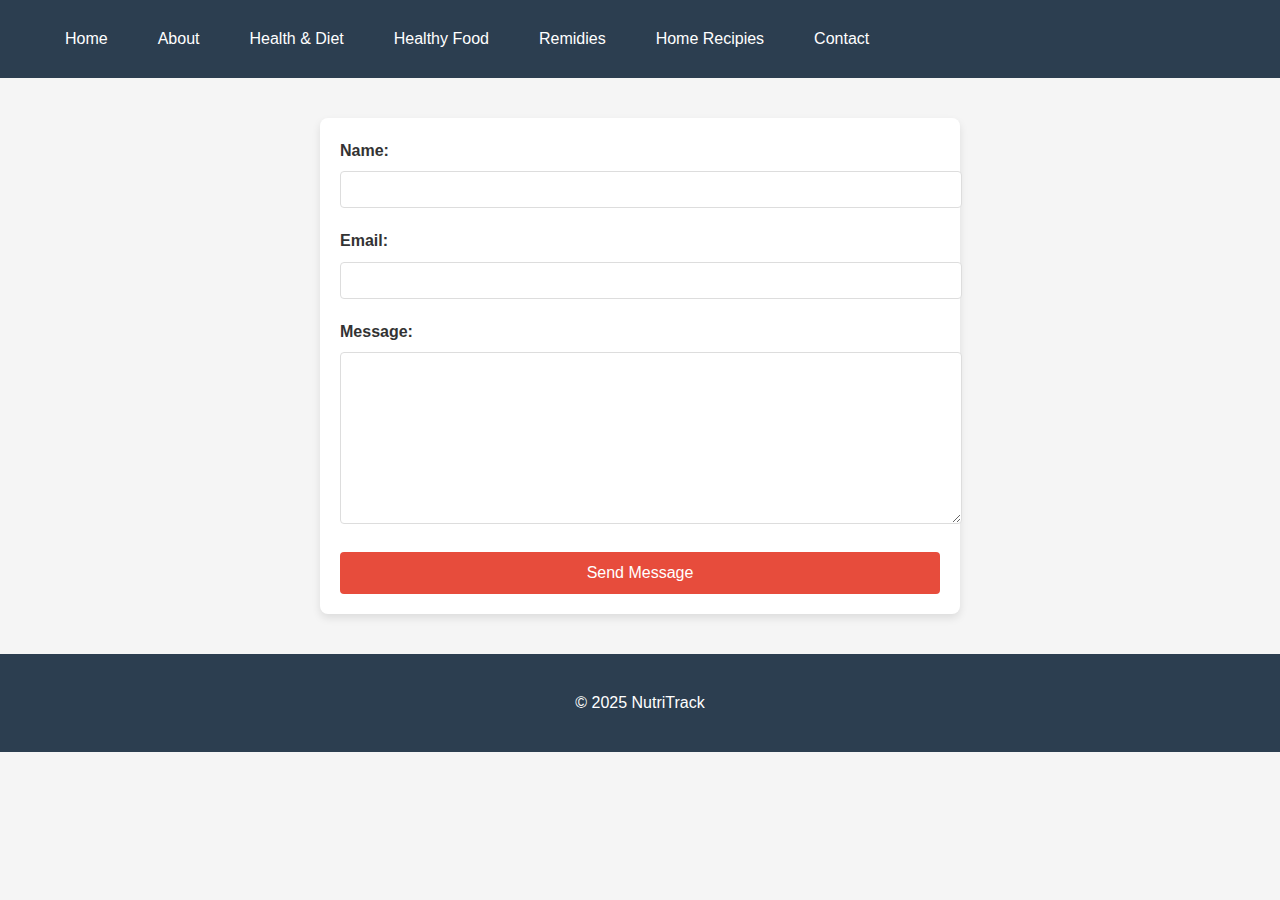
<file: contact.html>
<!DOCTYPE html>
<html lang="en">
<head>
  <meta charset="UTF-8">
  <meta name="viewport" content="width=device-width, initial-scale=1.0">
  <title>Contact - NutriTrack</title>
  <link rel="stylesheet" href="./input.css">
</head>
<body>
  <header>
    <nav>
      <ul class="menu">
        <li><a href="./index.html">Home</a></li>
        <li><a href="./about.html">About</a></li>
        <li class="has-dropdown">
          <a href="./health-diet.html">Health & Diet</a>
          <ul class="dropdown">
            <li><a href="#">Carbohydrates</a></li> 
            <li><a href="#">Proteins</a></li>
            <li><a href="#">Vitamins</a></li>
            <li><a href="#">Minerals</a></li>
            <li><a href="#">Fats</a></li>
         </ul>
        </li>
        <li><a href="./healthy-food.html">Healthy Food</a></li>
        <li><a href="./remidies.html">Remidies</a></li>
        <li><a href="./home-recipies.html">Home Recipies</a></li>
        <li><a href="./contact.html">Contact</a></li>
      </ul>
    </nav>
  </header>
  
  <main>
    <section class="contact">
      <form action="#" method="post">
        <div class="form-group">
          <label for="name">Name:</label>
          <input type="text" id="name" name="name" required>
        </div>
        <div class="form-group">
          <label for="email">Email:</label>
          <input type="email" id="email" name="email" required>
        </div>
        <div class="form-group">
          <label for="message">Message:</label>
          <textarea id="message" name="message" rows="4" required></textarea>
        </div>
        <button type="submit" class="submit-button">Send Message</button>
      </form>
    </section>
  </main>
  
  <footer>
    <p>&copy; 2025 NutriTrack</p>
  </footer>
</body>
</html>
</file>
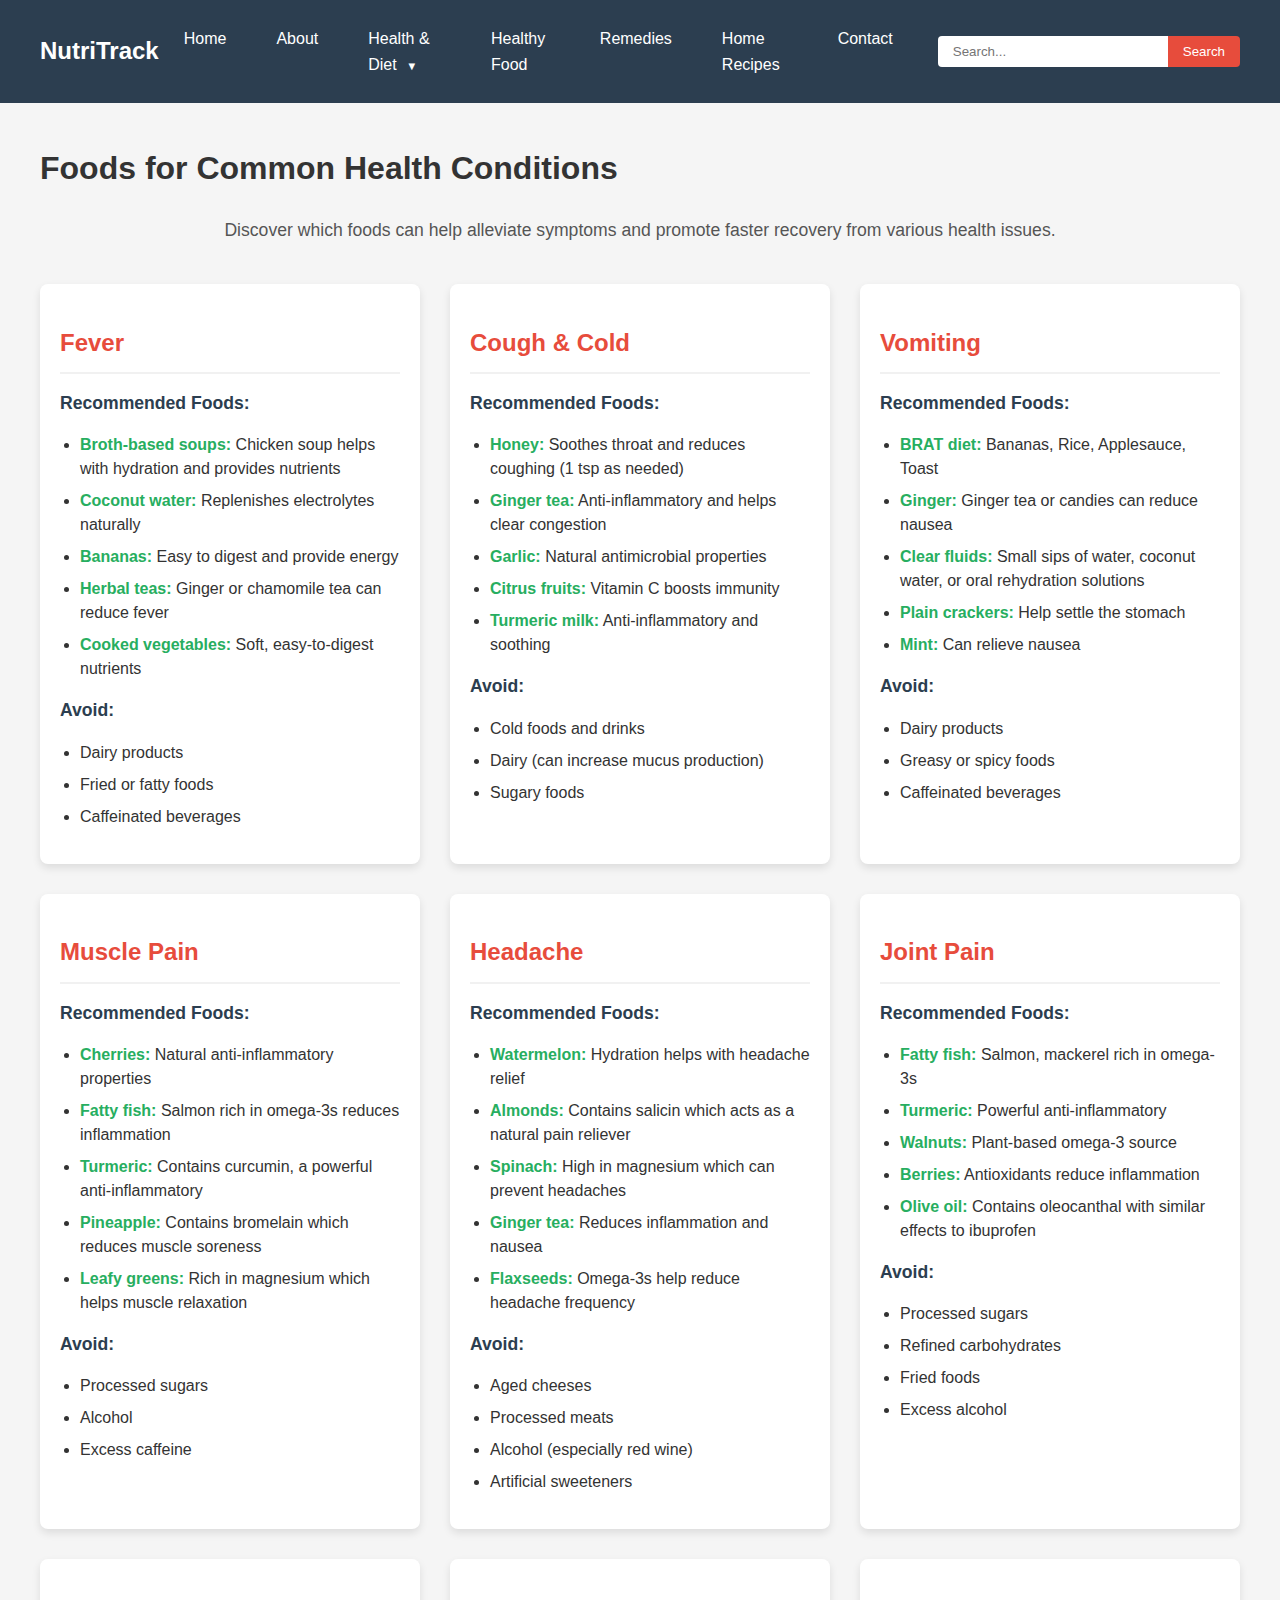
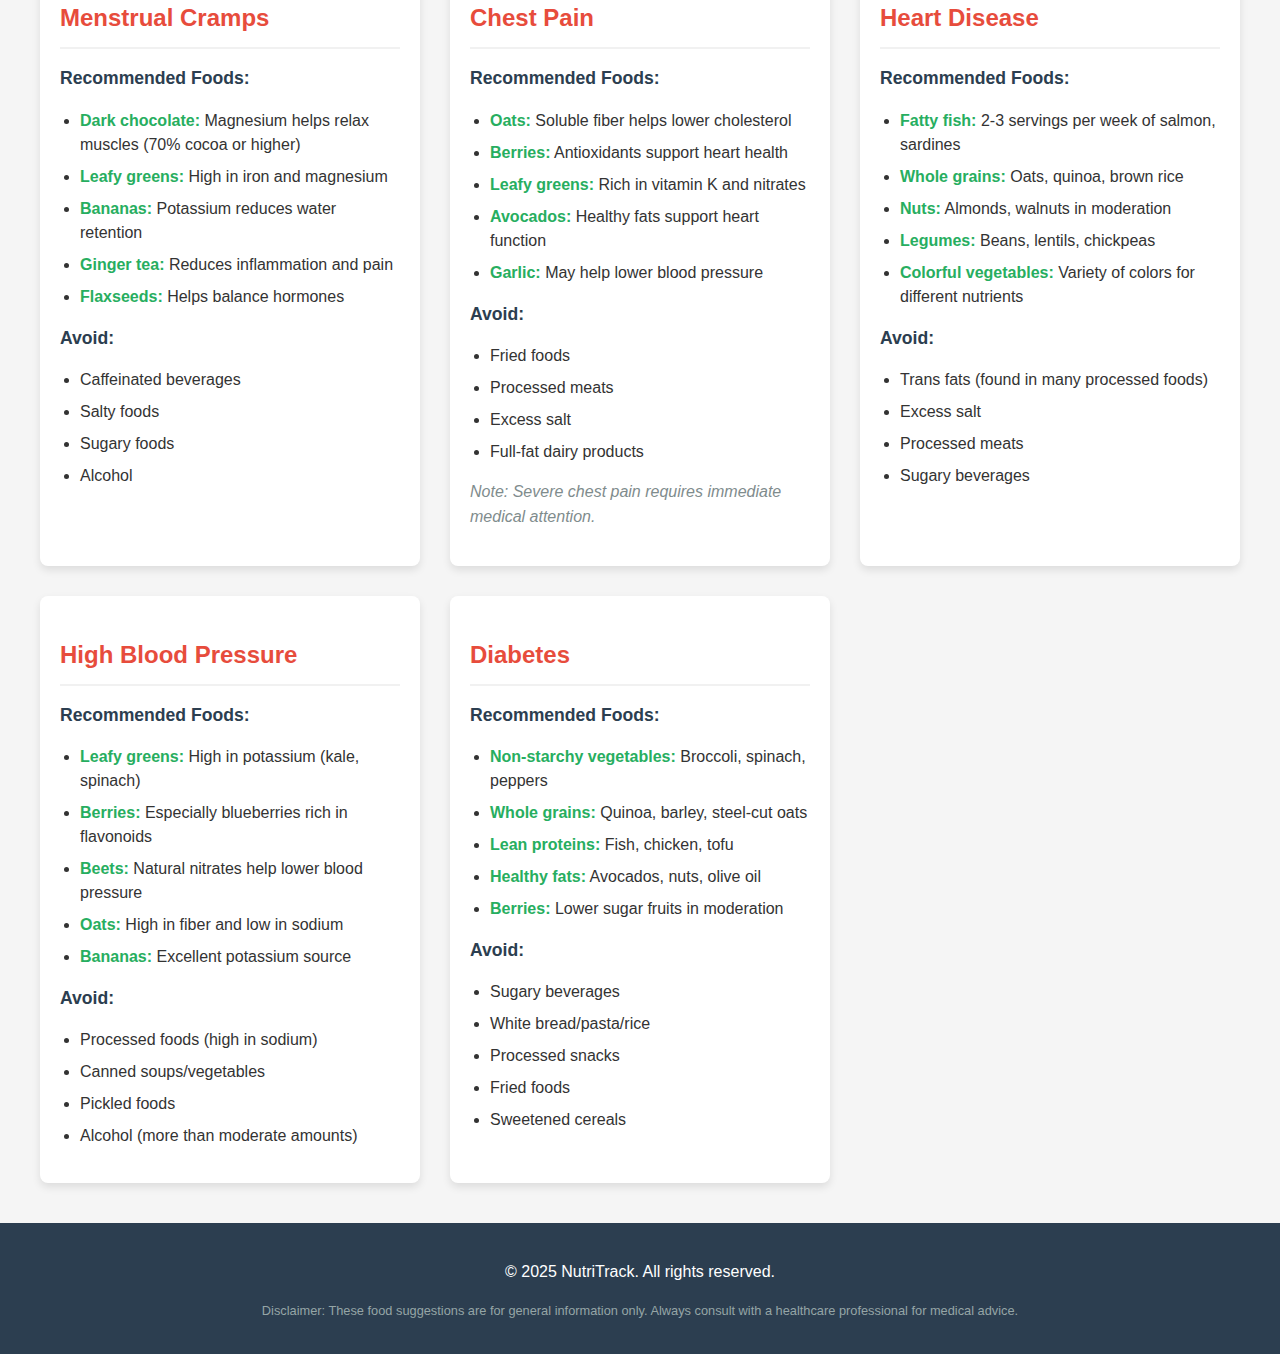
<file: healthy-food.html>
<!DOCTYPE html>
<html lang="en">
<head>
  <meta charset="UTF-8">
  <meta name="viewport" content="width=device-width, initial-scale=1.0">
  <title>Healthy Food - NutriTrack</title>
  <link rel="stylesheet" href="./input.css">
</head>
<body>
  <header>
    <nav>
      <a href="./index.html" class="logo">NutriTrack</a>
      <ul class="menu">
        <li><a href="./index.html">Home</a></li>
        <li><a href="./about.html">About</a></li>
        <li class="has-dropdown">
          <a href="./health-diet.html">Health & Diet <span class="dropdown-icon">▼</span></a>
          <ul class="dropdown">
            <li><a href="./carbohydrates.html">Carbohydrates</a></li> 
            <li><a href="./proteins.html">Proteins</a></li>
            <li><a href="./vitamins.html">Vitamins</a></li>
            <li><a href="./minerals.html">Minerals</a></li>
            <li><a href="./fats.html">Fats</a></li>
          </ul>
        </li>
        <li><a href="./healthy-food.html">Healthy Food</a></li>
        <li><a href="./remidies.html">Remedies</a></li>
        <li><a href="./home-recipies.html">Home Recipes</a></li>
        <li><a href="./contact.html">Contact</a></li>
      </ul>
      <div class="search-container">
        <input type="text" placeholder="Search..." class="search-box">
        <button class="search-button">Search</button>
      </div>
    </nav>
  </header>
  
  <main>
    <section class="health-food">
      <h1>Foods for Common Health Conditions</h1>
      <p class="intro">Discover which foods can help alleviate symptoms and promote faster recovery from various health issues.</p>
      
      <div class="condition-cards">
        <!-- Fever -->
        <div class="condition-card">
          <h2>Fever</h2>
          <div class="food-list">
            <h3>Recommended Foods:</h3>
            <ul>
              <li><strong>Broth-based soups:</strong> Chicken soup helps with hydration and provides nutrients</li>
              <li><strong>Coconut water:</strong> Replenishes electrolytes naturally</li>
              <li><strong>Bananas:</strong> Easy to digest and provide energy</li>
              <li><strong>Herbal teas:</strong> Ginger or chamomile tea can reduce fever</li>
              <li><strong>Cooked vegetables:</strong> Soft, easy-to-digest nutrients</li>
            </ul>
            <h3>Avoid:</h3>
            <ul>
              <li>Dairy products</li>
              <li>Fried or fatty foods</li>
              <li>Caffeinated beverages</li>
            </ul>
          </div>
        </div>
        
        <!-- Cough & Cold -->
        <div class="condition-card">
          <h2>Cough & Cold</h2>
          <div class="food-list">
            <h3>Recommended Foods:</h3>
            <ul>
              <li><strong>Honey:</strong> Soothes throat and reduces coughing (1 tsp as needed)</li>
              <li><strong>Ginger tea:</strong> Anti-inflammatory and helps clear congestion</li>
              <li><strong>Garlic:</strong> Natural antimicrobial properties</li>
              <li><strong>Citrus fruits:</strong> Vitamin C boosts immunity</li>
              <li><strong>Turmeric milk:</strong> Anti-inflammatory and soothing</li>
            </ul>
            <h3>Avoid:</h3>
            <ul>
              <li>Cold foods and drinks</li>
              <li>Dairy (can increase mucus production)</li>
              <li>Sugary foods</li>
            </ul>
          </div>
        </div>
        
        <!-- Vomiting -->
        <div class="condition-card">
          <h2>Vomiting</h2>
          <div class="food-list">
            <h3>Recommended Foods:</h3>
            <ul>
              <li><strong>BRAT diet:</strong> Bananas, Rice, Applesauce, Toast</li>
              <li><strong>Ginger:</strong> Ginger tea or candies can reduce nausea</li>
              <li><strong>Clear fluids:</strong> Small sips of water, coconut water, or oral rehydration solutions</li>
              <li><strong>Plain crackers:</strong> Help settle the stomach</li>
              <li><strong>Mint:</strong> Can relieve nausea</li>
            </ul>
            <h3>Avoid:</h3>
            <ul>
              <li>Dairy products</li>
              <li>Greasy or spicy foods</li>
              <li>Caffeinated beverages</li>
            </ul>
          </div>
        </div>
        
        <!-- Muscle Pain -->
        <div class="condition-card">
          <h2>Muscle Pain</h2>
          <div class="food-list">
            <h3>Recommended Foods:</h3>
            <ul>
              <li><strong>Cherries:</strong> Natural anti-inflammatory properties</li>
              <li><strong>Fatty fish:</strong> Salmon rich in omega-3s reduces inflammation</li>
              <li><strong>Turmeric:</strong> Contains curcumin, a powerful anti-inflammatory</li>
              <li><strong>Pineapple:</strong> Contains bromelain which reduces muscle soreness</li>
              <li><strong>Leafy greens:</strong> Rich in magnesium which helps muscle relaxation</li>
            </ul>
            <h3>Avoid:</h3>
            <ul>
              <li>Processed sugars</li>
              <li>Alcohol</li>
              <li>Excess caffeine</li>
            </ul>
          </div>
        </div>
        
        <!-- Headache -->
        <div class="condition-card">
          <h2>Headache</h2>
          <div class="food-list">
            <h3>Recommended Foods:</h3>
            <ul>
              <li><strong>Watermelon:</strong> Hydration helps with headache relief</li>
              <li><strong>Almonds:</strong> Contains salicin which acts as a natural pain reliever</li>
              <li><strong>Spinach:</strong> High in magnesium which can prevent headaches</li>
              <li><strong>Ginger tea:</strong> Reduces inflammation and nausea</li>
              <li><strong>Flaxseeds:</strong> Omega-3s help reduce headache frequency</li>
            </ul>
            <h3>Avoid:</h3>
            <ul>
              <li>Aged cheeses</li>
              <li>Processed meats</li>
              <li>Alcohol (especially red wine)</li>
              <li>Artificial sweeteners</li>
            </ul>
          </div>
        </div>
        
        <!-- Joint Pain -->
        <div class="condition-card">
          <h2>Joint Pain</h2>
          <div class="food-list">
            <h3>Recommended Foods:</h3>
            <ul>
              <li><strong>Fatty fish:</strong> Salmon, mackerel rich in omega-3s</li>
              <li><strong>Turmeric:</strong> Powerful anti-inflammatory</li>
              <li><strong>Walnuts:</strong> Plant-based omega-3 source</li>
              <li><strong>Berries:</strong> Antioxidants reduce inflammation</li>
              <li><strong>Olive oil:</strong> Contains oleocanthal with similar effects to ibuprofen</li>
            </ul>
            <h3>Avoid:</h3>
            <ul>
              <li>Processed sugars</li>
              <li>Refined carbohydrates</li>
              <li>Fried foods</li>
              <li>Excess alcohol</li>
            </ul>
          </div>
        </div>
        
        <!-- Menstrual Cramps -->
        <div class="condition-card">
          <h2>Menstrual Cramps</h2>
          <div class="food-list">
            <h3>Recommended Foods:</h3>
            <ul>
              <li><strong>Dark chocolate:</strong> Magnesium helps relax muscles (70% cocoa or higher)</li>
              <li><strong>Leafy greens:</strong> High in iron and magnesium</li>
              <li><strong>Bananas:</strong> Potassium reduces water retention</li>
              <li><strong>Ginger tea:</strong> Reduces inflammation and pain</li>
              <li><strong>Flaxseeds:</strong> Helps balance hormones</li>
            </ul>
            <h3>Avoid:</h3>
            <ul>
              <li>Caffeinated beverages</li>
              <li>Salty foods</li>
              <li>Sugary foods</li>
              <li>Alcohol</li>
            </ul>
          </div>
        </div>
        
        <!-- Chest Pain -->
        <div class="condition-card">
          <h2>Chest Pain</h2>
          <div class="food-list">
            <h3>Recommended Foods:</h3>
            <ul>
              <li><strong>Oats:</strong> Soluble fiber helps lower cholesterol</li>
              <li><strong>Berries:</strong> Antioxidants support heart health</li>
              <li><strong>Leafy greens:</strong> Rich in vitamin K and nitrates</li>
              <li><strong>Avocados:</strong> Healthy fats support heart function</li>
              <li><strong>Garlic:</strong> May help lower blood pressure</li>
            </ul>
            <h3>Avoid:</h3>
            <ul>
              <li>Fried foods</li>
              <li>Processed meats</li>
              <li>Excess salt</li>
              <li>Full-fat dairy products</li>
            </ul>
            <p class="note">Note: Severe chest pain requires immediate medical attention.</p>
          </div>
        </div>
        
        <!-- Heart Disease -->
        <div class="condition-card">
          <h2>Heart Disease</h2>
          <div class="food-list">
            <h3>Recommended Foods:</h3>
            <ul>
              <li><strong>Fatty fish:</strong> 2-3 servings per week of salmon, sardines</li>
              <li><strong>Whole grains:</strong> Oats, quinoa, brown rice</li>
              <li><strong>Nuts:</strong> Almonds, walnuts in moderation</li>
              <li><strong>Legumes:</strong> Beans, lentils, chickpeas</li>
              <li><strong>Colorful vegetables:</strong> Variety of colors for different nutrients</li>
            </ul>
            <h3>Avoid:</h3>
            <ul>
              <li>Trans fats (found in many processed foods)</li>
              <li>Excess salt</li>
              <li>Processed meats</li>
              <li>Sugary beverages</li>
            </ul>
          </div>
        </div>
        
        <!-- Blood Pressure -->
        <div class="condition-card">
          <h2>High Blood Pressure</h2>
          <div class="food-list">
            <h3>Recommended Foods:</h3>
            <ul>
              <li><strong>Leafy greens:</strong> High in potassium (kale, spinach)</li>
              <li><strong>Berries:</strong> Especially blueberries rich in flavonoids</li>
              <li><strong>Beets:</strong> Natural nitrates help lower blood pressure</li>
              <li><strong>Oats:</strong> High in fiber and low in sodium</li>
              <li><strong>Bananas:</strong> Excellent potassium source</li>
            </ul>
            <h3>Avoid:</h3>
            <ul>
              <li>Processed foods (high in sodium)</li>
              <li>Canned soups/vegetables</li>
              <li>Pickled foods</li>
              <li>Alcohol (more than moderate amounts)</li>
            </ul>
          </div>
        </div>
        
        <!-- Diabetes -->
        <div class="condition-card">
          <h2>Diabetes</h2>
          <div class="food-list">
            <h3>Recommended Foods:</h3>
            <ul>
              <li><strong>Non-starchy vegetables:</strong> Broccoli, spinach, peppers</li>
              <li><strong>Whole grains:</strong> Quinoa, barley, steel-cut oats</li>
              <li><strong>Lean proteins:</strong> Fish, chicken, tofu</li>
              <li><strong>Healthy fats:</strong> Avocados, nuts, olive oil</li>
              <li><strong>Berries:</strong> Lower sugar fruits in moderation</li>
            </ul>
            <h3>Avoid:</h3>
            <ul>
              <li>Sugary beverages</li>
              <li>White bread/pasta/rice</li>
              <li>Processed snacks</li>
              <li>Fried foods</li>
              <li>Sweetened cereals</li>
            </ul>
          </div>
        </div>
      </div>
    </section>
  </main>
  
  <footer>
    <p>&copy; 2025 NutriTrack. All rights reserved.</p>
    <p class="disclaimer">Disclaimer: These food suggestions are for general information only. Always consult with a healthcare professional for medical advice.</p>
  </footer>
</body>
</html>
</file>
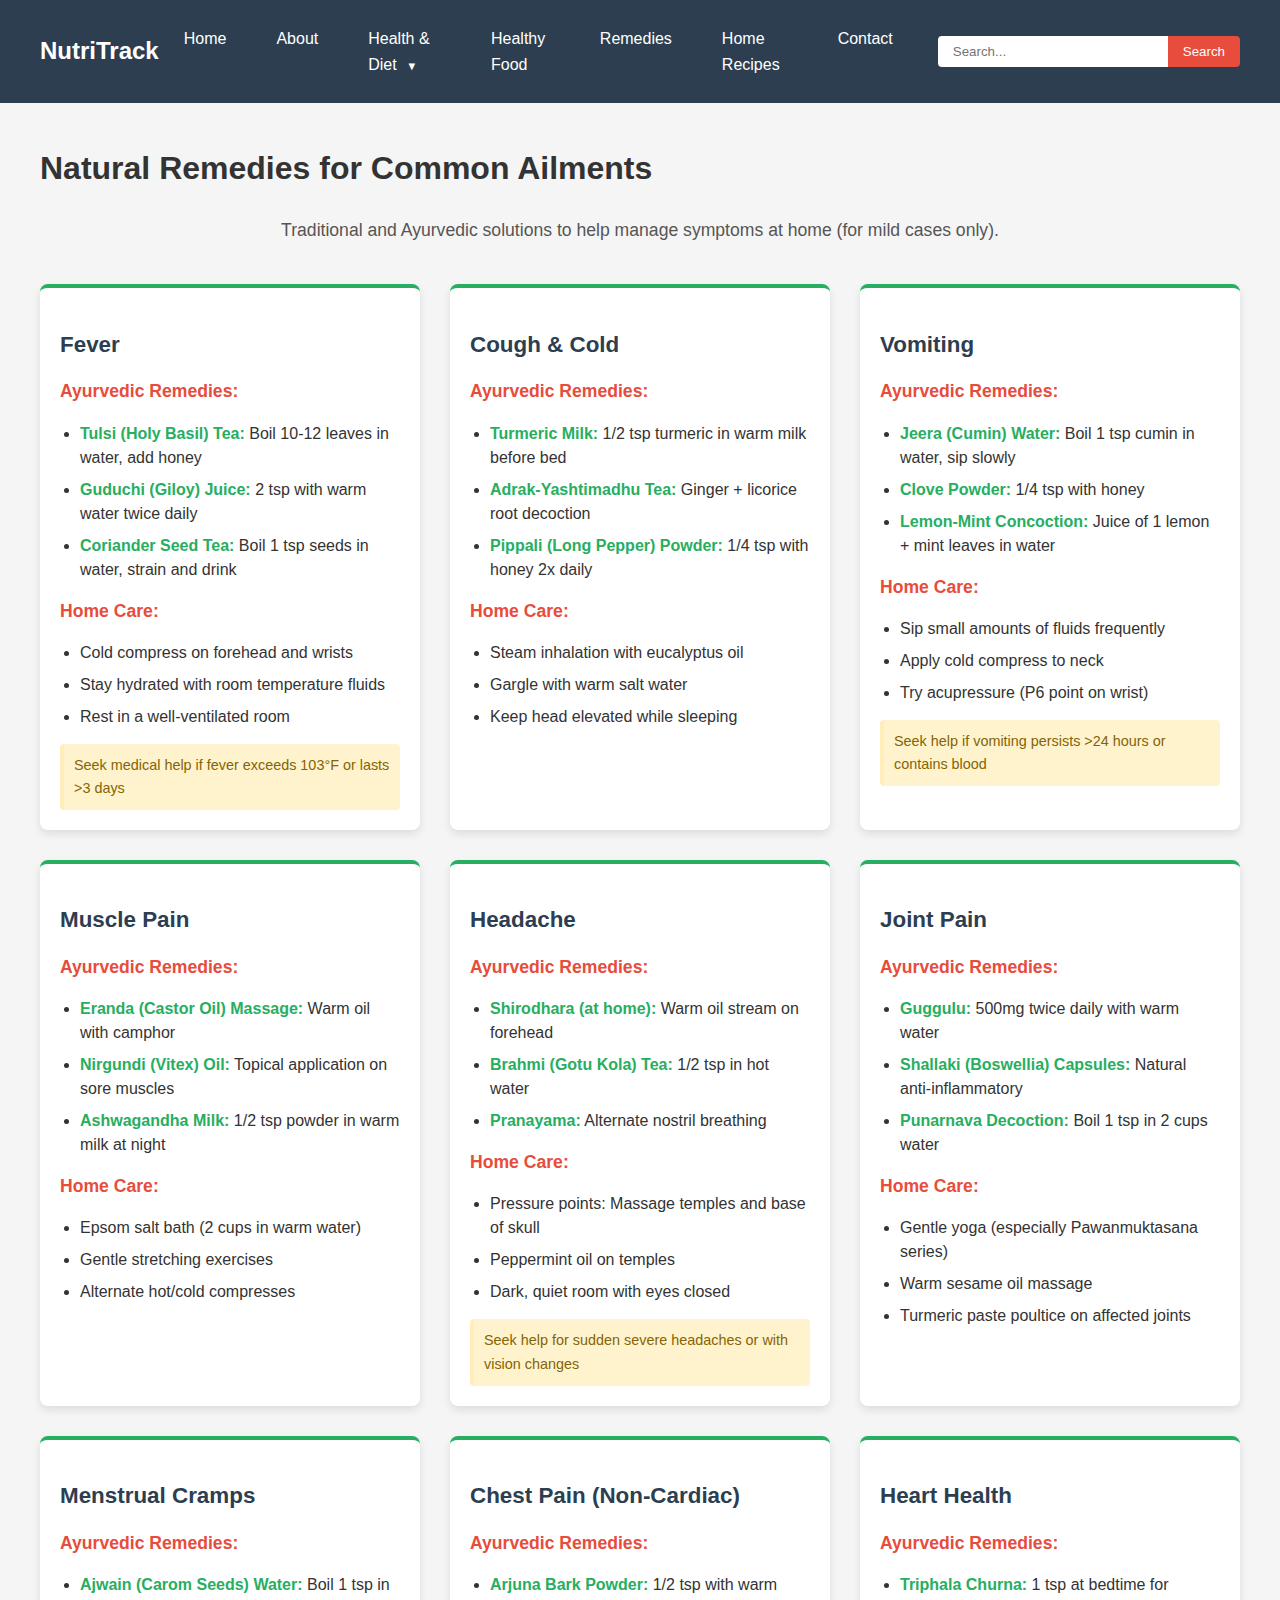
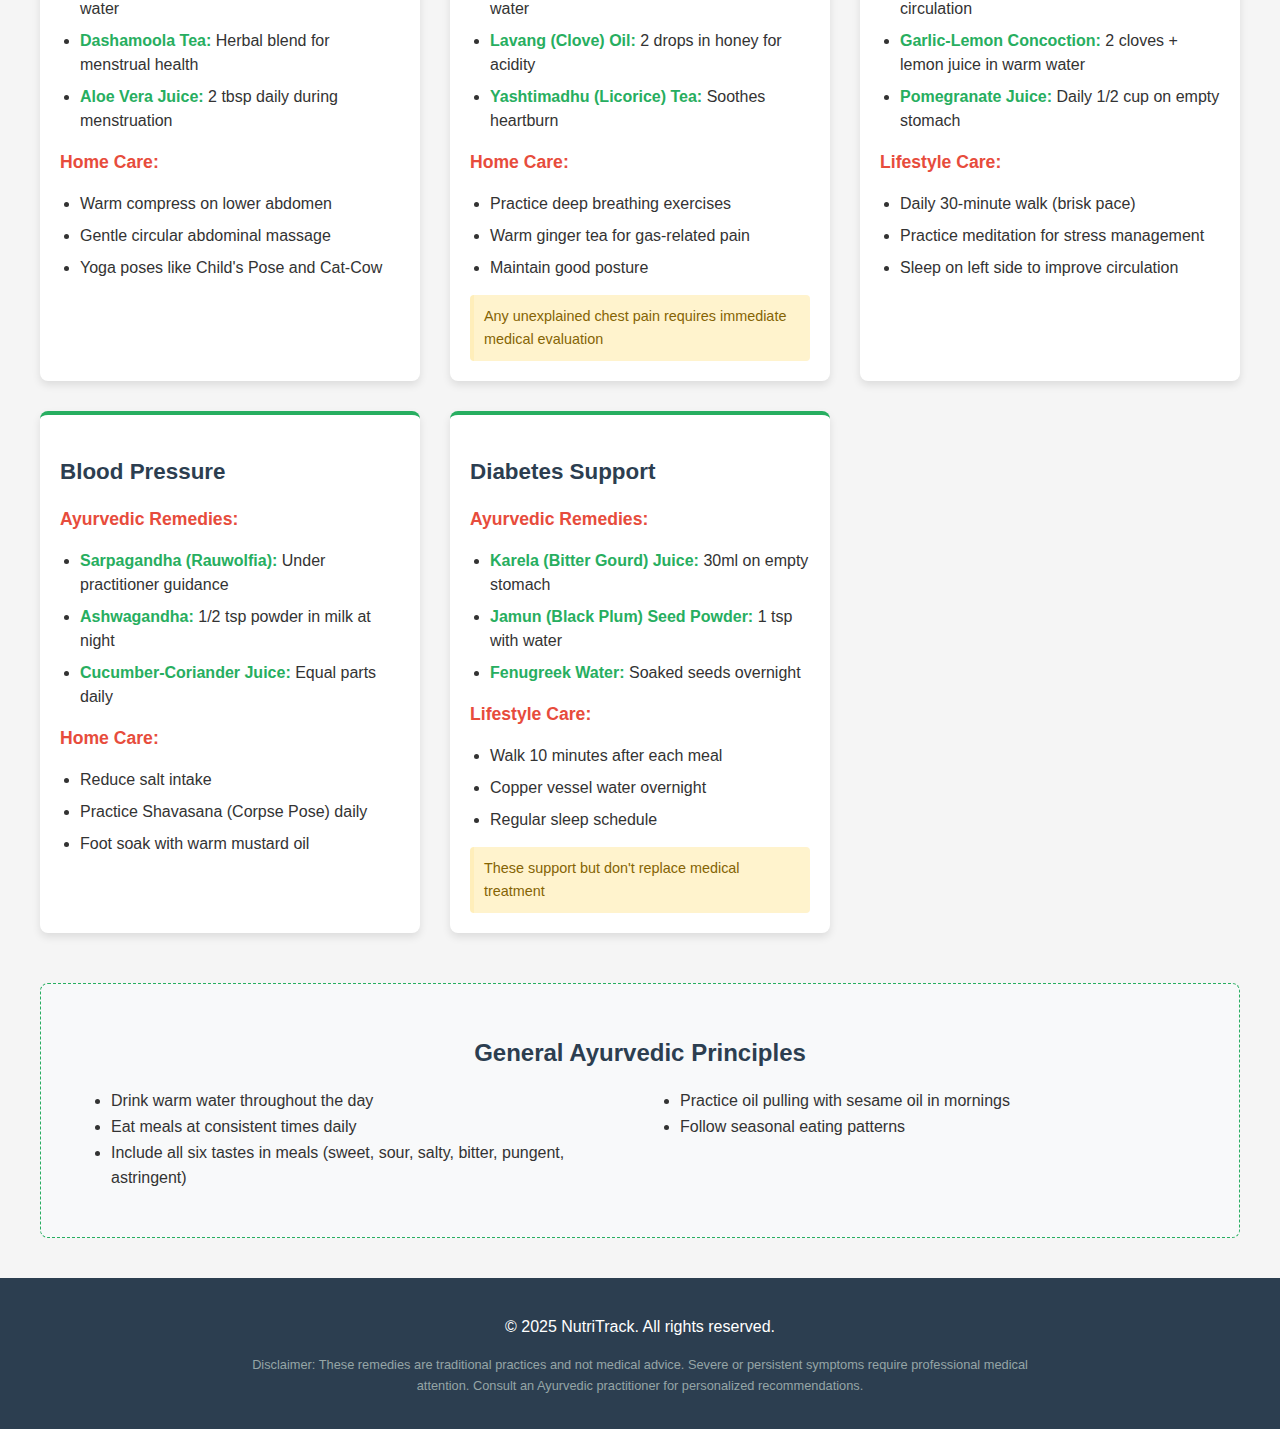
<file: remidies.html>
<!DOCTYPE html>
<html lang="en">
<head>
  <meta charset="UTF-8">
  <meta name="viewport" content="width=device-width, initial-scale=1.0">
  <title>Natural Remedies - NutriTrack</title>
  <link rel="stylesheet" href="./input.css">
</head>
<body>
  <header>
    <nav>
      <a href="./index.html" class="logo">NutriTrack</a>
      <ul class="menu">
        <li><a href="./index.html">Home</a></li>
        <li><a href="./about.html">About</a></li>
        <li class="has-dropdown">
          <a href="./health-diet.html">Health & Diet <span class="dropdown-icon">▼</span></a>
          <ul class="dropdown">
            <li><a href="./carbohydrates.html">Carbohydrates</a></li> 
            <li><a href="./proteins.html">Proteins</a></li>
            <li><a href="./vitamins.html">Vitamins</a></li>
            <li><a href="./minerals.html">Minerals</a></li>
            <li><a href="./fats.html">Fats</a></li>
          </ul>
        </li>
        <li><a href="./healthy-food.html">Healthy Food</a></li>
        <li><a href="./remidies.html">Remedies</a></li>
        <li><a href="./home-recipies.html">Home Recipes</a></li>
        <li><a href="./contact.html">Contact</a></li>
      </ul>
      <div class="search-container">
        <input type="text" placeholder="Search..." class="search-box">
        <button class="search-button">Search</button>
      </div>
    </nav>
  </header>
  
  <main>
    <section class="remedies">
      <h1>Natural Remedies for Common Ailments</h1>
      <p class="intro">Traditional and Ayurvedic solutions to help manage symptoms at home (for mild cases only).</p>
      
      <div class="remedy-cards">
        <!-- Fever -->
        <div class="remedy-card">
          <h2>Fever</h2>
          <div class="remedy-content">
            <h3>Ayurvedic Remedies:</h3>
            <ul>
              <li><strong>Tulsi (Holy Basil) Tea:</strong> Boil 10-12 leaves in water, add honey</li>
              <li><strong>Guduchi (Giloy) Juice:</strong> 2 tsp with warm water twice daily</li>
              <li><strong>Coriander Seed Tea:</strong> Boil 1 tsp seeds in water, strain and drink</li>
            </ul>
            <h3>Home Care:</h3>
            <ul>
              <li>Cold compress on forehead and wrists</li>
              <li>Stay hydrated with room temperature fluids</li>
              <li>Rest in a well-ventilated room</li>
            </ul>
            <div class="warning">Seek medical help if fever exceeds 103°F or lasts >3 days</div>
          </div>
        </div>
        
        <!-- Cough & Cold -->
        <div class="remedy-card">
          <h2>Cough & Cold</h2>
          <div class="remedy-content">
            <h3>Ayurvedic Remedies:</h3>
            <ul>
              <li><strong>Turmeric Milk:</strong> 1/2 tsp turmeric in warm milk before bed</li>
              <li><strong>Adrak-Yashtimadhu Tea:</strong> Ginger + licorice root decoction</li>
              <li><strong>Pippali (Long Pepper) Powder:</strong> 1/4 tsp with honey 2x daily</li>
            </ul>
            <h3>Home Care:</h3>
            <ul>
              <li>Steam inhalation with eucalyptus oil</li>
              <li>Gargle with warm salt water</li>
              <li>Keep head elevated while sleeping</li>
            </ul>
          </div>
        </div>
        
        <!-- Vomiting -->
        <div class="remedy-card">
          <h2>Vomiting</h2>
          <div class="remedy-content">
            <h3>Ayurvedic Remedies:</h3>
            <ul>
              <li><strong>Jeera (Cumin) Water:</strong> Boil 1 tsp cumin in water, sip slowly</li>
              <li><strong>Clove Powder:</strong> 1/4 tsp with honey</li>
              <li><strong>Lemon-Mint Concoction:</strong> Juice of 1 lemon + mint leaves in water</li>
            </ul>
            <h3>Home Care:</h3>
            <ul>
              <li>Sip small amounts of fluids frequently</li>
              <li>Apply cold compress to neck</li>
              <li>Try acupressure (P6 point on wrist)</li>
            </ul>
            <div class="warning">Seek help if vomiting persists >24 hours or contains blood</div>
          </div>
        </div>
        
        <!-- Muscle Pain -->
        <div class="remedy-card">
          <h2>Muscle Pain</h2>
          <div class="remedy-content">
            <h3>Ayurvedic Remedies:</h3>
            <ul>
              <li><strong>Eranda (Castor Oil) Massage:</strong> Warm oil with camphor</li>
              <li><strong>Nirgundi (Vitex) Oil:</strong> Topical application on sore muscles</li>
              <li><strong>Ashwagandha Milk:</strong> 1/2 tsp powder in warm milk at night</li>
            </ul>
            <h3>Home Care:</h3>
            <ul>
              <li>Epsom salt bath (2 cups in warm water)</li>
              <li>Gentle stretching exercises</li>
              <li>Alternate hot/cold compresses</li>
            </ul>
          </div>
        </div>
        
        <!-- Headache -->
        <div class="remedy-card">
          <h2>Headache</h2>
          <div class="remedy-content">
            <h3>Ayurvedic Remedies:</h3>
            <ul>
              <li><strong>Shirodhara (at home):</strong> Warm oil stream on forehead</li>
              <li><strong>Brahmi (Gotu Kola) Tea:</strong> 1/2 tsp in hot water</li>
              <li><strong>Pranayama:</strong> Alternate nostril breathing</li>
            </ul>
            <h3>Home Care:</h3>
            <ul>
              <li>Pressure points: Massage temples and base of skull</li>
              <li>Peppermint oil on temples</li>
              <li>Dark, quiet room with eyes closed</li>
            </ul>
            <div class="warning">Seek help for sudden severe headaches or with vision changes</div>
          </div>
        </div>
        
        <!-- Joint Pain -->
        <div class="remedy-card">
          <h2>Joint Pain</h2>
          <div class="remedy-content">
            <h3>Ayurvedic Remedies:</h3>
            <ul>
              <li><strong>Guggulu:</strong> 500mg twice daily with warm water</li>
              <li><strong>Shallaki (Boswellia) Capsules:</strong> Natural anti-inflammatory</li>
              <li><strong>Punarnava Decoction:</strong> Boil 1 tsp in 2 cups water</li>
            </ul>
            <h3>Home Care:</h3>
            <ul>
              <li>Gentle yoga (especially Pawanmuktasana series)</li>
              <li>Warm sesame oil massage</li>
              <li>Turmeric paste poultice on affected joints</li>
            </ul>
          </div>
        </div>
        
        <!-- Menstrual Cramps -->
        <div class="remedy-card">
          <h2>Menstrual Cramps</h2>
          <div class="remedy-content">
            <h3>Ayurvedic Remedies:</h3>
            <ul>
              <li><strong>Ajwain (Carom Seeds) Water:</strong> Boil 1 tsp in water</li>
              <li><strong>Dashamoola Tea:</strong> Herbal blend for menstrual health</li>
              <li><strong>Aloe Vera Juice:</strong> 2 tbsp daily during menstruation</li>
            </ul>
            <h3>Home Care:</h3>
            <ul>
              <li>Warm compress on lower abdomen</li>
              <li>Gentle circular abdominal massage</li>
              <li>Yoga poses like Child's Pose and Cat-Cow</li>
            </ul>
          </div>
        </div>
        
        <!-- Chest Pain -->
        <div class="remedy-card">
          <h2>Chest Pain (Non-Cardiac)</h2>
          <div class="remedy-content">
            <h3>Ayurvedic Remedies:</h3>
            <ul>
              <li><strong>Arjuna Bark Powder:</strong> 1/2 tsp with warm water</li>
              <li><strong>Lavang (Clove) Oil:</strong> 2 drops in honey for acidity</li>
              <li><strong>Yashtimadhu (Licorice) Tea:</strong> Soothes heartburn</li>
            </ul>
            <h3>Home Care:</h3>
            <ul>
              <li>Practice deep breathing exercises</li>
              <li>Warm ginger tea for gas-related pain</li>
              <li>Maintain good posture</li>
            </ul>
            <div class="warning">Any unexplained chest pain requires immediate medical evaluation</div>
          </div>
        </div>
        
        <!-- Heart Health -->
        <div class="remedy-card">
          <h2>Heart Health</h2>
          <div class="remedy-content">
            <h3>Ayurvedic Remedies:</h3>
            <ul>
              <li><strong>Triphala Churna:</strong> 1 tsp at bedtime for circulation</li>
              <li><strong>Garlic-Lemon Concoction:</strong> 2 cloves + lemon juice in warm water</li>
              <li><strong>Pomegranate Juice:</strong> Daily 1/2 cup on empty stomach</li>
            </ul>
            <h3>Lifestyle Care:</h3>
            <ul>
              <li>Daily 30-minute walk (brisk pace)</li>
              <li>Practice meditation for stress management</li>
              <li>Sleep on left side to improve circulation</li>
            </ul>
          </div>
        </div>
        
        <!-- Blood Pressure -->
        <div class="remedy-card">
          <h2>Blood Pressure</h2>
          <div class="remedy-content">
            <h3>Ayurvedic Remedies:</h3>
            <ul>
              <li><strong>Sarpagandha (Rauwolfia):</strong> Under practitioner guidance</li>
              <li><strong>Ashwagandha:</strong> 1/2 tsp powder in milk at night</li>
              <li><strong>Cucumber-Coriander Juice:</strong> Equal parts daily</li>
            </ul>
            <h3>Home Care:</h3>
            <ul>
              <li>Reduce salt intake</li>
              <li>Practice Shavasana (Corpse Pose) daily</li>
              <li>Foot soak with warm mustard oil</li>
            </ul>
          </div>
        </div>
        
        <!-- Diabetes -->
        <div class="remedy-card">
          <h2>Diabetes Support</h2>
          <div class="remedy-content">
            <h3>Ayurvedic Remedies:</h3>
            <ul>
              <li><strong>Karela (Bitter Gourd) Juice:</strong> 30ml on empty stomach</li>
              <li><strong>Jamun (Black Plum) Seed Powder:</strong> 1 tsp with water</li>
              <li><strong>Fenugreek Water:</strong> Soaked seeds overnight</li>
            </ul>
            <h3>Lifestyle Care:</h3>
            <ul>
              <li>Walk 10 minutes after each meal</li>
              <li>Copper vessel water overnight</li>
              <li>Regular sleep schedule</li>
            </ul>
            <div class="warning">These support but don't replace medical treatment</div>
          </div>
        </div>
      </div>
      
      <div class="ayurvedic-tips">
        <h2>General Ayurvedic Principles</h2>
        <ul>
          <li>Drink warm water throughout the day</li>
          <li>Eat meals at consistent times daily</li>
          <li>Include all six tastes in meals (sweet, sour, salty, bitter, pungent, astringent)</li>
          <li>Practice oil pulling with sesame oil in mornings</li>
          <li>Follow seasonal eating patterns</li>
        </ul>
      </div>
    </section>
  </main>
  
  <footer>
    <p>&copy; 2025 NutriTrack. All rights reserved.</p>
    <p class="disclaimer">Disclaimer: These remedies are traditional practices and not medical advice. Severe or persistent symptoms require professional medical attention. Consult an Ayurvedic practitioner for personalized recommendations.</p>
  </footer>
</body>
</html>
</file>
<file: input.css>
/* Base Styles */
body {
  font-family: 'Segoe UI', Tahoma, Geneva, Verdana, sans-serif;
  margin: 0;
  padding: 0;
  background-color: #f5f5f5;
  color: #333;
  line-height: 1.6;
}

/* Header & Navigation */
header {
  background-color: #2c3e50;
  color: white;
  padding: 1rem 0;
  position: sticky;
  top: 0;
  z-index: 100;
}

nav {
  display: flex;
  justify-content: space-between;
  align-items: center;
  max-width: 1200px;
  margin: 0 auto;
  padding: 0 20px;
}

.logo {
  font-size: 1.5rem;
  font-weight: bold;
  color: white;
  text-decoration: none;
}

.menu {
  display: flex;
  list-style: none;
  margin: 0;
  padding: 0;
}

.menu li {
  position: relative;
  margin: 0 10px;
}

.menu li a {
  color: white;
  text-decoration: none;
  padding: 10px 15px;
  display: block;
  transition: all 0.3s ease;
}

.menu li a:hover {
  background-color: #34495e;
  border-radius: 4px;
}

/* Dropdown Menu */
.has-dropdown .dropdown {
  display: none;
  position: absolute;
  top: 100%;
  left: 0;
  background-color: #34495e;
  min-width: 200px;
  border-radius: 0 0 4px 4px;
  box-shadow: 0 4px 8px rgba(0, 0, 0, 0.1);
  z-index: 10;
}

.has-dropdown:hover .dropdown {
  display: block;
}

.dropdown li {
  display: block;
  margin: 0;
}

.dropdown li a {
  padding: 10px 15px;
  border-bottom: 1px solid #2c3e50;
}

.dropdown li:last-child a {
  border-bottom: none;
}

.dropdown-icon {
  font-size: 0.7rem;
  margin-left: 5px;
}

/* Search Box */
.search-container {
  display: flex;
  margin-left: 20px;
}

.search-box {
  padding: 8px 15px;
  border: none;
  border-radius: 4px 0 0 4px;
  width: 200px;
}

.search-button {
  background-color: #e74c3c;
  color: white;
  border: none;
  padding: 8px 15px;
  border-radius: 0 4px 4px 0;
  cursor: pointer;
  transition: background-color 0.3s;
}

.search-button:hover {
  background-color: #c0392b;
}

/* Hero Section */
.hero {
  background-image: url('./assets/health.jpg');
  background-size: cover;
  background-position: center;
  height: 60vh;
  display: flex;
  justify-content: center;
  align-items: center;
  color: white;
  text-align: center;
  position: relative;
}

.hero::before {
  content: '';
  position: absolute;
  top: 0;
  left: 0;
  width: 100%;
  height: 100%;
  background-color: rgba(0, 0, 0, 0.5);
}

.hero-content {
  position: relative;
  z-index: 1;
  max-width: 800px;
  padding: 20px;
}

.hero h1 {
  font-size: 2.5rem;
  margin-bottom: 20px;
  text-shadow: 2px 2px 4px rgba(0, 0, 0, 0.5);
}

/* Features Section */
.features {
  padding: 60px 20px;
  background-color: #ecf0f1;
}

.features h2 {
  text-align: center;
  font-size: 2rem;
  margin-bottom: 40px;
  color: #2c3e50;
}

.feature-items {
  display: flex;
  flex-wrap: wrap;
  justify-content: center;
  gap: 30px;
  max-width: 1200px;
  margin: 0 auto;
}

.feature-item {
  background-color: white;
  border-radius: 8px;
  padding: 20px;
  width: 300px;
  box-shadow: 0 4px 8px rgba(0, 0, 0, 0.1);
  transition: transform 0.3s;
}

.feature-item:hover {
  transform: translateY(-10px);
}

.feature-item img {
  width: 100%;
  height: 200px;
  object-fit: cover;
  border-radius: 6px;
  margin-bottom: 15px;
}

.feature-item h3 {
  font-size: 1.3rem;
  margin-bottom: 10px;
  color: #e74c3c;
}

.feature-item p {
  color: #7f8c8d;
}

/* Nutrients Section (health-diet.html) */
.nutrients {
  max-width: 1000px;
  margin: 40px auto;
  padding: 20px;
}

.nutrients h2 {
  text-align: center;
  font-size: 2rem;
  margin-bottom: 30px;
  color: #2c3e50;
}

.nutrient-item {
  background-color: white;
  border-radius: 8px;
  padding: 20px;
  margin-bottom: 30px;
  box-shadow: 0 4px 8px rgba(0, 0, 0, 0.1);
}

.nutrient-item h3 {
  color: #e74c3c;
  font-size: 1.5rem;
  margin-bottom: 15px;
}

.nutrient-item img {
  float: left;
  margin-right: 20px;
  margin-bottom: 10px;
  width: 150px;
  height: 150px;
  object-fit: cover;
  border-radius: 8px;
}

.nutrient-item p {
  margin-bottom: 15px;
}

.nutrient-item ul {
  margin-bottom: 15px;
  padding-left: 20px;
}

.nutrient-item ul li {
  margin-bottom: 8px;
}

/* Contact Form */
.contact {
  max-width: 600px;
  margin: 40px auto;
  padding: 20px;
  background-color: white;
  border-radius: 8px;
  box-shadow: 0 4px 8px rgba(0, 0, 0, 0.1);
}

.contact h2 {
  text-align: center;
  font-size: 2rem;
  margin-bottom: 30px;
  color: #2c3e50;
}

.form-group {
  margin-bottom: 20px;
}

.form-group label {
  display: block;
  margin-bottom: 8px;
  font-weight: bold;
}

.form-group input,
.form-group textarea {
  width: 100%;
  padding: 10px;
  border: 1px solid #ddd;
  border-radius: 4px;
  font-family: inherit;
}

.form-group textarea {
  min-height: 150px;
  resize: vertical;
}

.submit-button {
  background-color: #e74c3c;
  color: white;
  border: none;
  padding: 12px 20px;
  border-radius: 4px;
  cursor: pointer;
  font-size: 1rem;
  transition: background-color 0.3s;
  width: 100%;
}

.submit-button:hover {
  background-color: #c0392b;
}

/* Footer */
footer {
  background-color: #2c3e50;
  color: white;
  text-align: center;
  padding: 20px;
  margin-top: 40px;
}

/* Responsive Design */
@media (max-width: 768px) {
  nav {
      flex-direction: column;
      align-items: flex-start;
  }
  
  .menu {
      flex-direction: column;
      width: 100%;
  }
  
  .menu li {
      margin: 5px 0;
  }
  
  .has-dropdown .dropdown {
      position: static;
      display: none;
      width: 100%;
  }
  
  .search-container {
      margin: 10px 0;
      width: 100%;
  }
  
  .search-box {
      width: 100%;
  }
  
  .hero h1 {
      font-size: 2rem;
  }
  
  .feature-item {
      width: 100%;
  }
  
  .nutrient-item img {
      float: none;
      display: block;
      margin: 0 auto 15px;
  }
}

/* About Page Styles */
.about-intro, .mission {
  padding: 40px 20px;
  max-width: 800px;
  margin: 0 auto;
  text-align: center;
}

.team {
  background-color: #f8f9fa;
  padding: 40px 20px;
  text-align: center;
}

.team-members {
  display: flex;
  flex-wrap: wrap;
  justify-content: center;
  gap: 30px;
  max-width: 1200px;
  margin: 0 auto;
}

.team-member {
  text-align: center;
  width: 250px;
}

.team-member img {
  width: 150px;
  height: 150px;
  border-radius: 50%;
  object-fit: cover;
  border: 3px solid #e74c3c;
}

.history {
  padding: 40px 20px;
  max-width: 1000px;
  margin: 0 auto;
}

.milestones {
  display: flex;
  flex-direction: column;
  gap: 20px;
}

.milestone {
  background-color: white;
  padding: 20px;
  border-radius: 8px;
  box-shadow: 0 2px 4px rgba(0,0,0,0.1);
}

/* Nutrient Detail Pages */
.nutrient-detail {
  max-width: 1000px;
  margin: 40px auto;
  padding: 0 20px;
}

.nutrient-image img {
  width: 100%;
  max-height: 400px;
  object-fit: cover;
  border-radius: 8px;
}

.nutrient-content {
  margin-top: 30px;
}

.food-sources, .vitamin-types, .mineral-types, .fat-types {
  display: flex;
  flex-wrap: wrap;
  gap: 20px;
  margin: 20px 0;
}

.food-category, .vitamin-type, .mineral-type, .fat-type {
  flex: 1;
  min-width: 250px;
  background: white;
  padding: 15px;
  border-radius: 8px;
  box-shadow: 0 2px 4px rgba(0,0,0,0.1);
}

.fat-type.good {
  border-left: 4px solid #2ecc71;
}

.fat-type.bad {
  border-left: 4px solid #e74c3c;
}

.deficiency-table {
  width: 100%;
  border-collapse: collapse;
  margin: 20px 0;
}

.deficiency-table th, .deficiency-table td {
  border: 1px solid #ddd;
  padding: 8px;
  text-align: left;
}

.deficiency-table th {
  background-color: #f2f2f2;
}

.back-link-container {
  margin-top: 40px;
  text-align: center;
}

.back-link {
  display: inline-block;
  padding: 10px 20px;
  background-color: #2c3e50;
  color: white;
  text-decoration: none;
  border-radius: 4px;
  transition: background-color 0.3s;
}

.back-link:hover {
  background-color: #1a252f;
}

/* Health Food Page Styles */
.health-food {
  max-width: 1200px;
  margin: 40px auto;
  padding: 0 20px;
}

.health-food .intro {
  text-align: center;
  font-size: 1.1rem;
  color: #555;
  margin-bottom: 40px;
}

.condition-cards {
  display: grid;
  grid-template-columns: repeat(auto-fill, minmax(350px, 1fr));
  gap: 30px;
  margin-top: 30px;
}

.condition-card {
  background-color: white;
  border-radius: 8px;
  padding: 20px;
  box-shadow: 0 4px 8px rgba(0,0,0,0.1);
  transition: transform 0.3s;
}

.condition-card:hover {
  transform: translateY(-5px);
}

.condition-card h2 {
  color: #e74c3c;
  border-bottom: 2px solid #f1f1f1;
  padding-bottom: 10px;
  margin-bottom: 15px;
}

.food-list h3 {
  color: #2c3e50;
  margin: 15px 0 10px;
  font-size: 1.1rem;
}

.food-list ul {
  margin-bottom: 15px;
  padding-left: 20px;
}

.food-list li {
  margin-bottom: 8px;
  line-height: 1.5;
}

.food-list li strong {
  color: #27ae60;
}

.note {
  font-style: italic;
  color: #7f8c8d;
  margin-top: 15px;
}

.disclaimer {
  font-size: 0.8rem;
  color: #95a5a6;
  margin-top: 10px;
}

@media (max-width: 768px) {
  .condition-cards {
      grid-template-columns: 1fr;
  }
}

/* Remedies Page Styles */
.remedies {
  max-width: 1200px;
  margin: 40px auto;
  padding: 0 20px;
}

.remedies .intro {
  text-align: center;
  font-size: 1.1rem;
  color: #555;
  margin-bottom: 40px;
}

.remedy-cards {
  display: grid;
  grid-template-columns: repeat(auto-fill, minmax(350px, 1fr));
  gap: 30px;
  margin-top: 30px;
}

.remedy-card {
  background-color: white;
  border-radius: 8px;
  padding: 20px;
  box-shadow: 0 4px 8px rgba(0,0,0,0.1);
  transition: transform 0.3s;
  border-top: 4px solid #27ae60;
}

.remedy-card:hover {
  transform: translateY(-5px);
}

.remedy-card h2 {
  color: #2c3e50;
  margin-bottom: 15px;
  font-size: 1.4rem;
}

.remedy-content h3 {
  color: #e74c3c;
  margin: 15px 0 10px;
  font-size: 1.1rem;
}

.remedy-content ul {
  margin-bottom: 15px;
  padding-left: 20px;
}

.remedy-content li {
  margin-bottom: 8px;
  line-height: 1.5;
}

.remedy-content li strong {
  color: #27ae60;
}

.warning {
  background-color: #fff3cd;
  color: #856404;
  padding: 10px;
  border-radius: 4px;
  margin-top: 15px;
  font-size: 0.9rem;
  border-left: 4px solid #ffeeba;
}

.ayurvedic-tips {
  background-color: #f8f9fa;
  padding: 30px;
  border-radius: 8px;
  margin-top: 50px;
  border: 1px dashed #27ae60;
}

.ayurvedic-tips h2 {
  color: #2c3e50;
  margin-bottom: 15px;
  text-align: center;
}

.ayurvedic-tips ul {
  columns: 2;
  column-gap: 40px;
}

.disclaimer {
  font-size: 0.8rem;
  color: #95a5a6;
  margin-top: 10px;
  text-align: center;
  max-width: 800px;
  margin-left: auto;
  margin-right: auto;
}

@media (max-width: 768px) {
  .remedy-cards {
      grid-template-columns: 1fr;
  }
  
  .ayurvedic-tips ul {
      columns: 1;
  }
}
</file>
